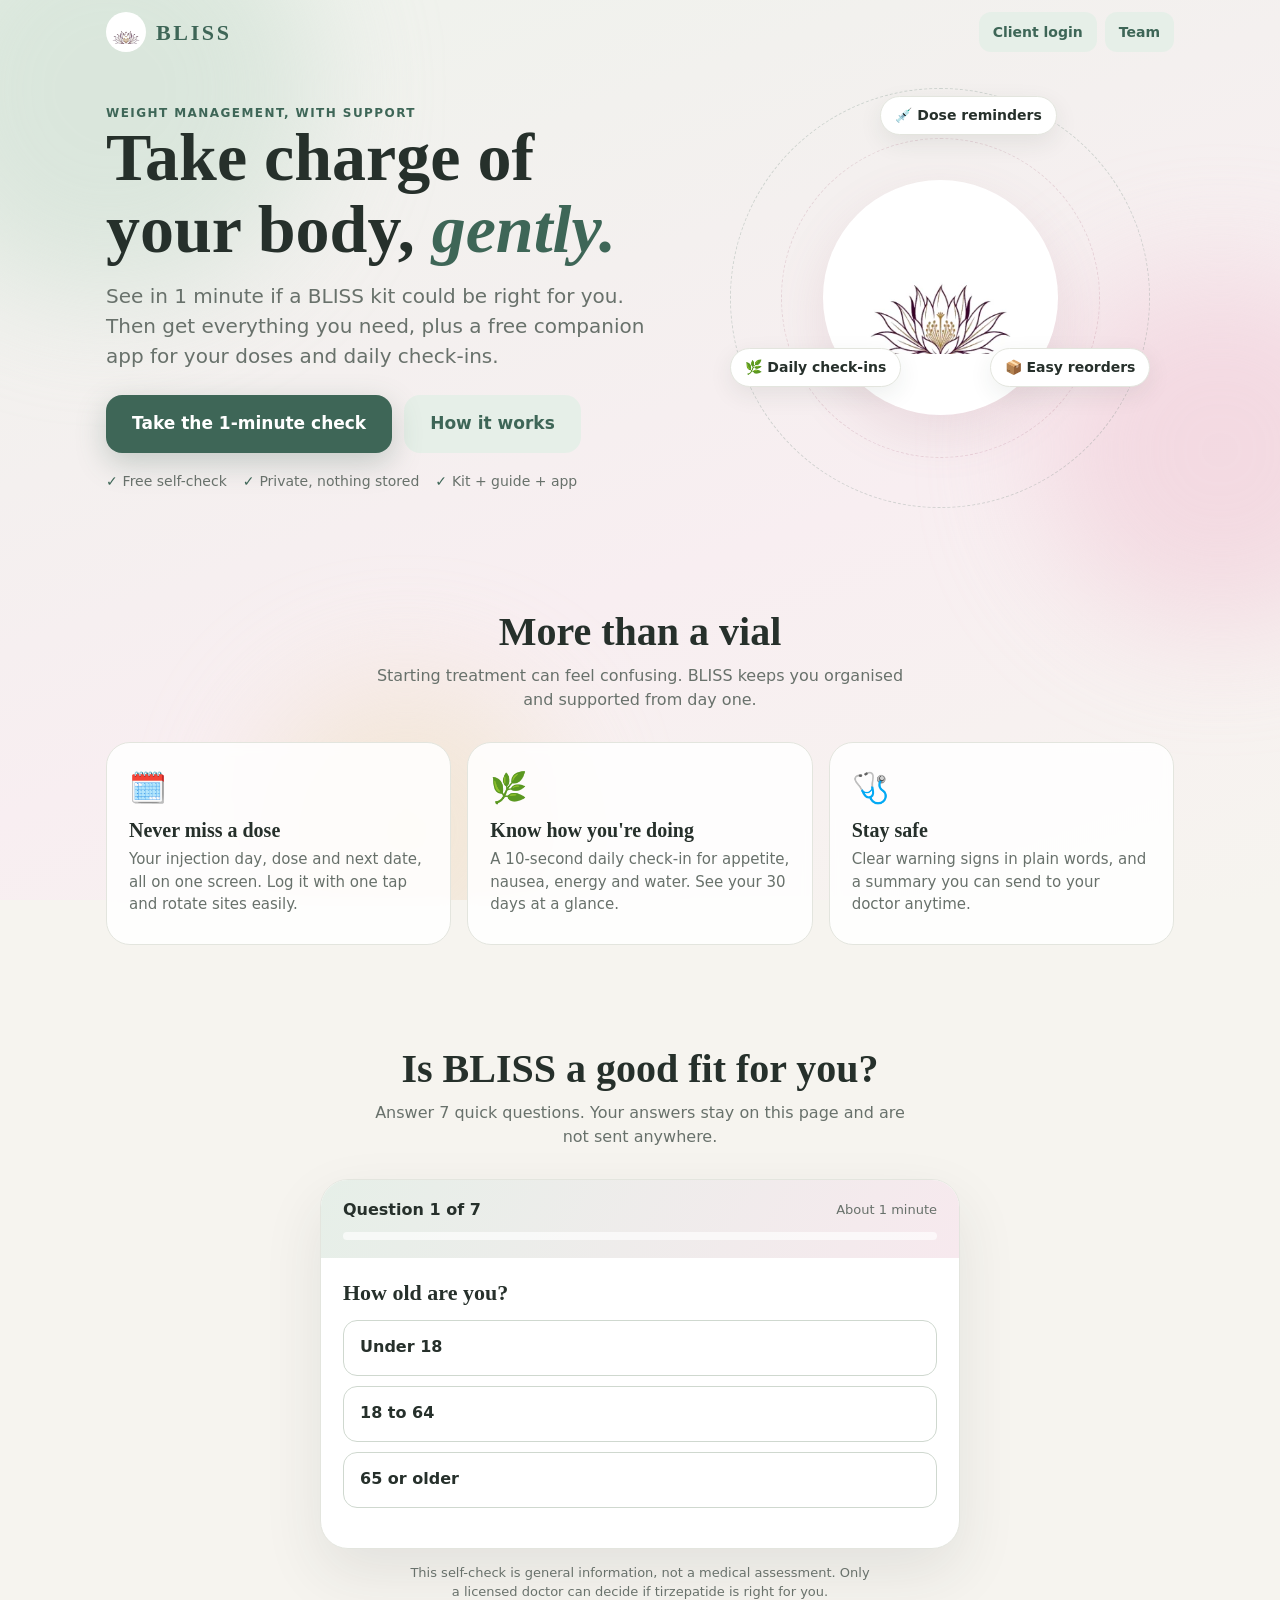
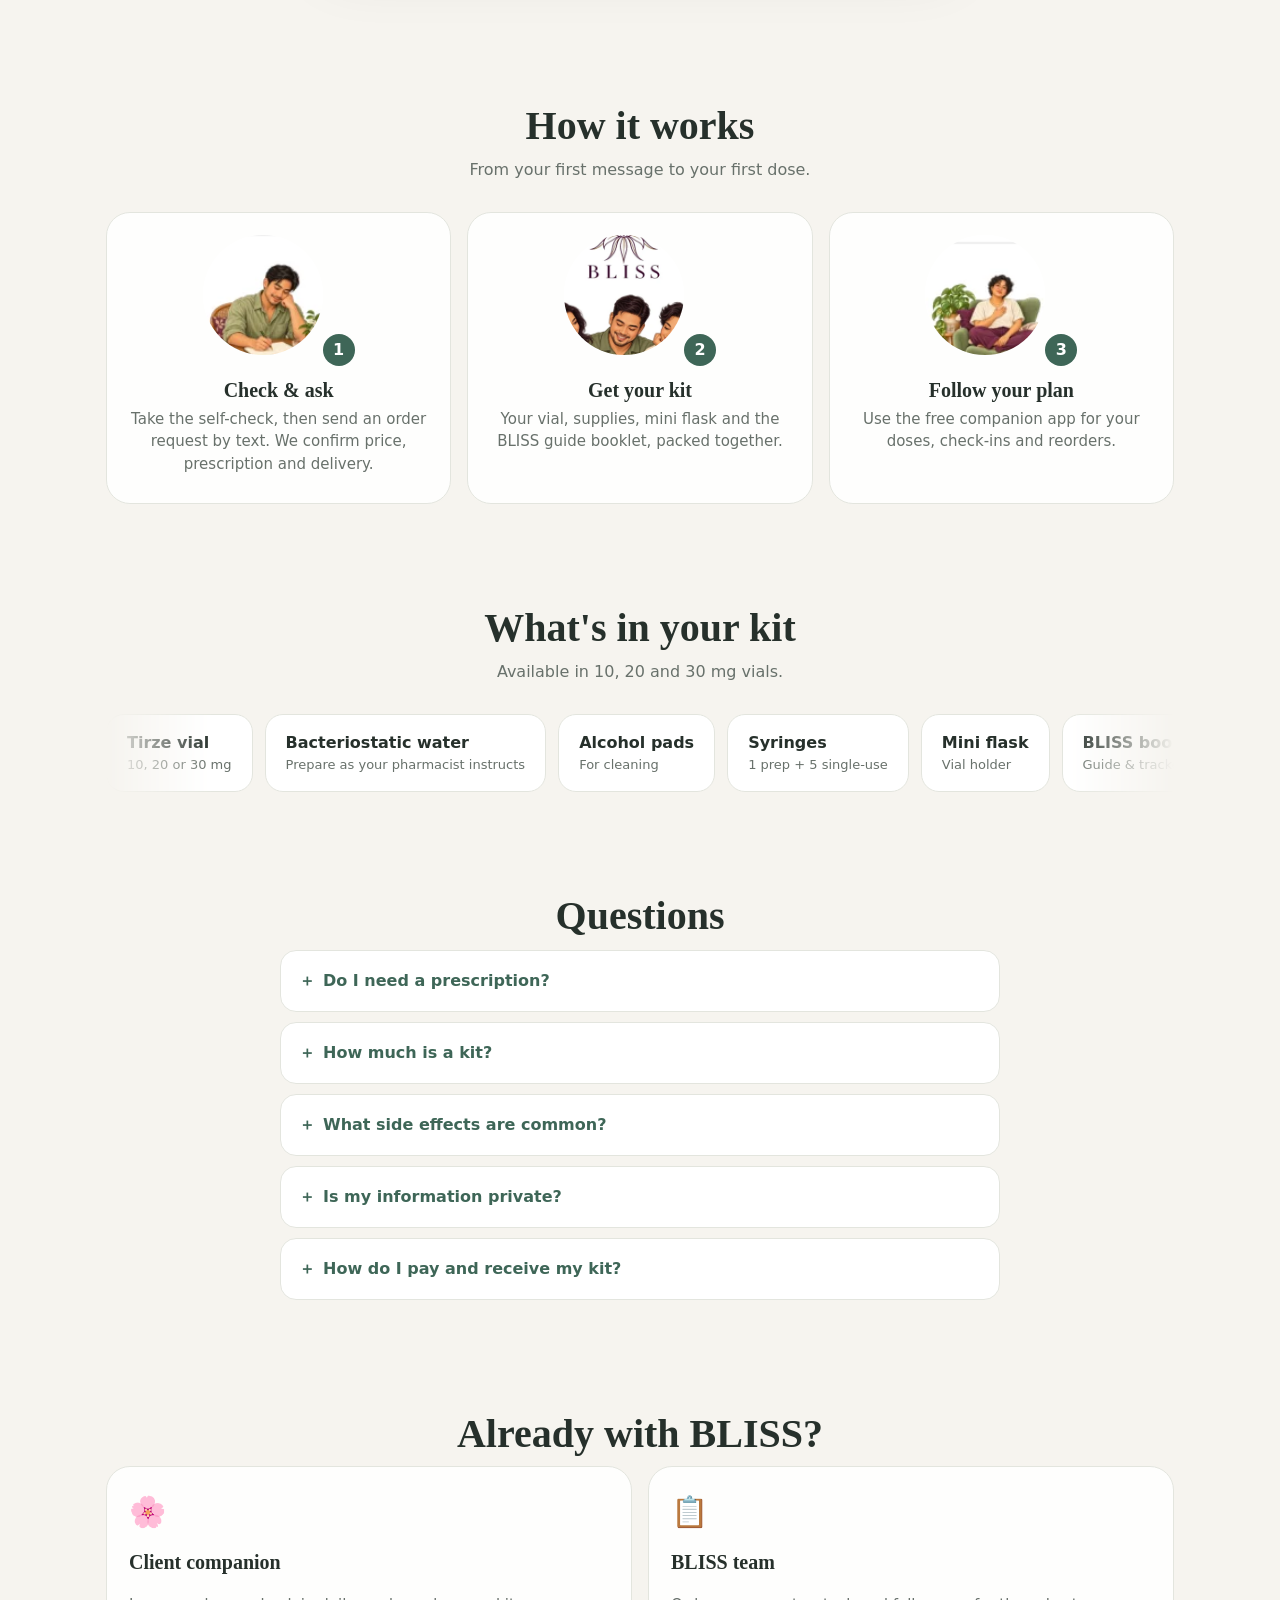
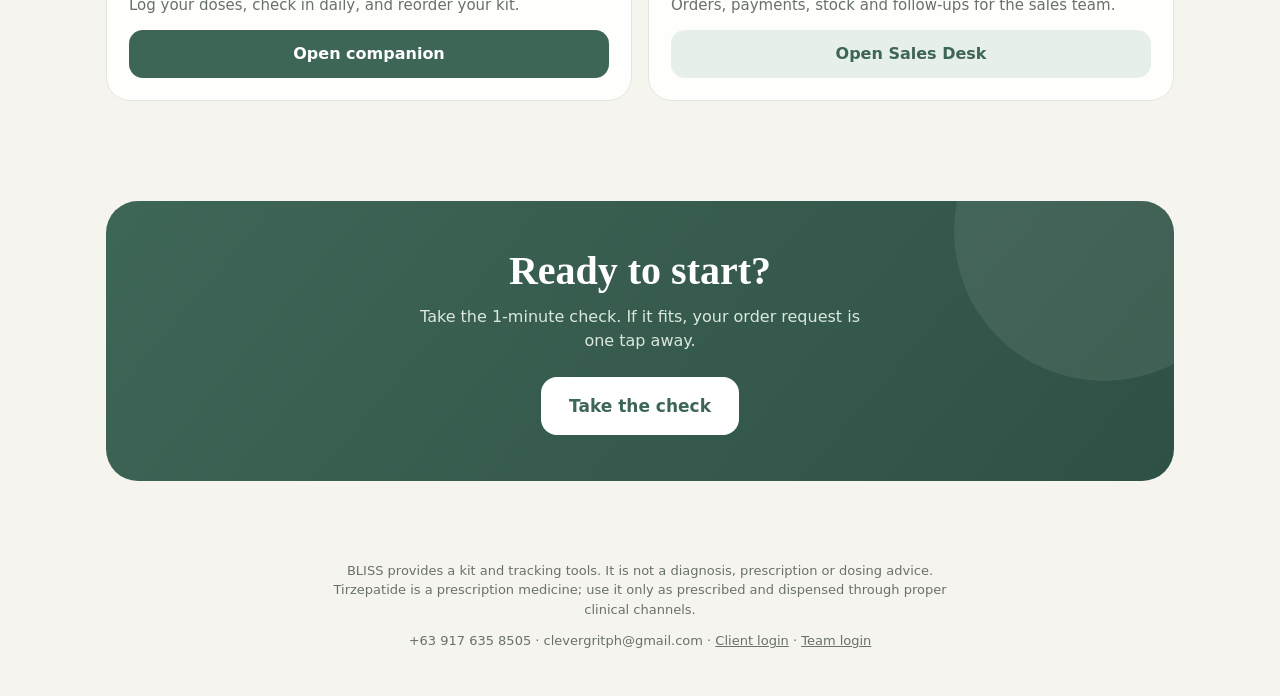
<file: index.html>
<!doctype html><html lang="en"><head><meta charset="utf-8"><meta name="viewport" content="width=device-width,initial-scale=1"><meta name="theme-color" content="#3e6657"><title>BLISS · Take charge of your body</title><meta name="description" content="Take the 1-minute BLISS self-check, then order your kit with a companion app for doses and daily check-ins."><link rel="icon" href="assets/flower.webp"><link rel="stylesheet" href="bliss.css?v=4"><style>
body{overflow-x:hidden;background:#f6f4ef;padding-bottom:84px}
@media(min-width:820px){body{padding-bottom:0}}
.sky{position:fixed;inset:0;z-index:-1;overflow:hidden;background:linear-gradient(160deg,#eef3ec,#f8eef1 60%,#f6f4ef)}
.blob{position:absolute;border-radius:50%;filter:blur(60px);opacity:.55;animation:drift 22s ease-in-out infinite alternate}
.b1{width:420px;height:420px;background:#c9ddcf;top:-120px;left:-100px}.b2{width:360px;height:360px;background:#f0c9d6;top:30%;right:-120px;animation-duration:26s;animation-delay:-6s}.b3{width:300px;height:300px;background:#efe0c4;bottom:-80px;left:20%;animation-duration:30s;animation-delay:-12s}
@keyframes drift{0%{transform:translate(0,0) scale(1)}50%{transform:translate(60px,40px) scale(1.12)}100%{transform:translate(-40px,80px) scale(.95)}}
.petal{position:fixed;top:-30px;width:14px;height:20px;background:radial-gradient(circle at 30% 30%,#f7d3df,#d895ac);border-radius:80% 0 80% 0;opacity:.6;z-index:0;pointer-events:none;animation:fall linear infinite}
@keyframes fall{0%{transform:translateY(-40px) rotate(0)}100%{transform:translateY(110vh) translateX(var(--sway)) rotate(540deg)}}
@keyframes spin{to{transform:rotate(360deg)}}
@keyframes up{from{opacity:0;transform:translateY(24px)}to{opacity:1;transform:none}}
nav.top{display:flex;justify-content:space-between;align-items:center;max-width:1100px;margin:0 auto;padding:12px 16px;position:relative;z-index:3;gap:8px}
nav.top .brand img{background:#fff;border-radius:50%;padding:3px}
.portal{display:flex;gap:8px}
.portal a{min-height:40px;padding:0 14px;font-size:14px;border-radius:12px}
@media(max-width:480px){.portal .hide-sm{display:none}}
/* hero */
.hero{max-width:1100px;margin:0 auto;padding:24px 16px 50px;display:grid;grid-template-columns:1.1fr .9fr;gap:30px;align-items:center;position:relative;z-index:1}
@media(max-width:820px){.hero{grid-template-columns:1fr;text-align:center;padding-top:6px}}
.hero h1{font-size:clamp(38px,6.5vw,68px);line-height:1.05}
.hero h1 em{color:var(--green)}
.lead{font-size:clamp(17px,2.2vw,20px);color:var(--muted);max-width:30em;margin:16px 0 24px}
@media(max-width:820px){.lead{margin:14px auto 22px}}
.ctas{display:flex;gap:12px;flex-wrap:wrap}@media(max-width:820px){.ctas{justify-content:center}}
.ctas .btn{min-height:58px;font-size:17px;padding:0 26px;border-radius:16px}
.btn.glow{box-shadow:0 10px 30px #3e665744;position:relative;overflow:hidden}
.btn.glow::after{content:"";position:absolute;inset:0;background:linear-gradient(110deg,transparent 30%,#ffffff55 50%,transparent 70%);transform:translateX(-100%);animation:shine 3.5s ease-in-out infinite 1.5s}
@keyframes shine{0%{transform:translateX(-100%)}40%,100%{transform:translateX(100%)}}
.trust{display:flex;gap:16px;flex-wrap:wrap;margin-top:18px;font-size:14px;color:var(--muted)}@media(max-width:820px){.trust{justify-content:center}}
.trust span::before{content:"✓ ";color:var(--green);font-weight:800}
.stage{position:relative;aspect-ratio:1;max-width:min(420px,78vw);width:100%;margin:0 auto}
.ring{position:absolute;inset:0;border-radius:50%;border:1.5px dashed #3e665733;animation:spin 60s linear infinite}.ring.r2{inset:12%;border-color:#a8607a33;animation-duration:45s;animation-direction:reverse}
.flower{position:absolute;inset:22%;width:56%;height:56%;object-fit:contain;object-position:center 75%;background:#fff;border-radius:50%;padding:4% 7% 12%;box-shadow:0 20px 50px #a8607a22;animation:bloom 1.6s cubic-bezier(.2,.9,.3,1.2) both,breathe 6s ease-in-out 1.6s infinite}
@keyframes bloom{from{transform:scale(.2) rotate(-90deg);opacity:0}to{transform:none;opacity:1}}
@keyframes breathe{0%,100%{transform:scale(1)}50%{transform:scale(1.05)}}
.orbit{position:absolute;inset:0;animation:spin 40s linear infinite}
.chip{position:absolute;background:#fff;border:1px solid var(--line);border-radius:999px;padding:8px 14px;font-weight:700;font-size:14px;box-shadow:0 8px 24px #2a3a3015;white-space:nowrap;animation:spin 40s linear infinite reverse}
@media(max-width:560px){.chip{font-size:12px;padding:6px 10px}}
.chip.c1{top:2%;left:50%;margin-left:-60px}.chip.c2{top:62%;left:0}.chip.c3{top:62%;right:0}
.hero .a{animation:up .9s cubic-bezier(.2,.8,.2,1) both}.hero .a1{animation-delay:.12s}.hero .a2{animation-delay:.24s}.hero .a3{animation-delay:.36s}.hero .a4{animation-delay:.48s}
.reveal{opacity:0;transform:translateY(24px);transition:opacity .8s,transform .8s cubic-bezier(.2,.8,.2,1)}.reveal.in{opacity:1;transform:none}.d1{transition-delay:.12s}.d2{transition-delay:.24s}
section.s{max-width:1100px;margin:0 auto;padding:50px 16px;position:relative;z-index:1}
.s h2{font-size:clamp(28px,4vw,40px);text-align:center;margin-bottom:8px}
.s .sub{text-align:center;color:var(--muted);max-width:34em;margin:0 auto 30px}
.grid3{display:grid;grid-template-columns:repeat(3,1fr);gap:16px}@media(max-width:820px){.grid3{grid-template-columns:1fr}}
.tile{background:#ffffffd9;backdrop-filter:blur(6px);border:1px solid var(--line);border-radius:24px;padding:22px;transition:transform .3s,box-shadow .3s}
.tile:hover{transform:translateY(-5px);box-shadow:0 18px 40px #2a3a3018}
.tile .ic{font-size:30px}.tile h3{margin:8px 0 6px;font-size:20px}.tile p{color:var(--muted);font-size:15px}
.steps .tile{text-align:center}.steps img{width:120px;height:120px;object-fit:cover;object-position:center bottom;border-radius:50%;background:#fff;mix-blend-mode:multiply}
.n{display:inline-flex;width:32px;height:32px;border-radius:50%;background:var(--green);color:#fff;align-items:center;justify-content:center;font-weight:800;margin:8px 0 4px}
/* quiz */
#check{scroll-margin-top:10px}
.quiz{max-width:640px;margin:0 auto;background:#fff;border:1px solid var(--line);border-radius:28px;box-shadow:0 24px 60px #2a3a3018;overflow:hidden}
.qhead{padding:18px 22px;background:linear-gradient(120deg,#e6efe8,#f7e9ee)}
.prog{height:8px;background:#ffffffaa;border-radius:9px;overflow:hidden;margin-top:10px}.prog i{display:block;height:100%;width:0;background:var(--green);border-radius:9px;transition:width .4s}
.qbody{padding:22px}
.qstep{display:none;animation:up .45s both}.qstep.on{display:block}
.qstep h3{font-size:22px;margin-bottom:6px}
.opts{display:grid;gap:10px;margin-top:14px}
.opts button{justify-content:flex-start;text-align:left;background:#fff;color:var(--ink);border:1.5px solid #cfd8cf;min-height:56px;padding:12px 16px;line-height:1.3}
.opts button:hover{background:var(--green-l)}
.opts button.on{background:var(--green-l);border-color:var(--green);color:var(--green-d)}
.opts.multi button::before{content:"";width:20px;height:20px;border:2px solid #b9c6bb;border-radius:6px;margin-right:10px;flex-shrink:0}
.opts.multi button.on::before{background:var(--green);border-color:var(--green);box-shadow:inset 0 0 0 3px #fff}
.qnav{display:flex;gap:10px;margin-top:18px}.qnav button{flex:1}
.result{text-align:center}.result .badge{display:inline-block;font-weight:800;border-radius:999px;padding:6px 14px;font-size:14px;margin-bottom:10px}
.badge.good{background:#dfeee3;color:#24533a}.badge.doc{background:#f7f0e2;color:#7a5c22}.badge.stop{background:var(--red-l);color:var(--red)}
.result ul{text-align:left}
.bmi{font-size:15px;color:var(--muted);margin:6px 0 0}
/* kit marquee */
.kitrow{display:flex;gap:12px;overflow:hidden;mask-image:linear-gradient(90deg,transparent,#000 10%,#000 90%,transparent)}
.track{display:flex;gap:12px;animation:marquee 28s linear infinite;flex-shrink:0}.kitrow:hover .track{animation-play-state:paused}
@keyframes marquee{to{transform:translateX(calc(-100% - 12px))}}
.item{background:#fff;border:1px solid var(--line);border-radius:18px;padding:16px 20px;white-space:nowrap;font-weight:700}.item span{display:block;font-weight:400;font-size:13px;color:var(--muted)}
.faq{max-width:720px;margin:0 auto}.faq details{background:#fff;border:1px solid var(--line);border-radius:16px;padding:14px 18px;margin:10px 0}
.faq p{color:var(--muted);margin-top:6px}
.portalcards .tile{display:flex;flex-direction:column;gap:8px}
.final{background:linear-gradient(130deg,#3e6657,#2f5145);color:#fff;border-radius:32px;padding:46px 22px;text-align:center;overflow:hidden;position:relative}
.final h2{color:#fff}.final p{color:#dbe8df;margin:10px auto 24px;max-width:28em}
.final .btn{background:#fff;color:var(--green);min-height:58px;font-size:17px;padding:0 28px;border-radius:16px}
.final::before{content:"";position:absolute;width:300px;height:300px;border-radius:50%;background:#ffffff14;top:-120px;right:-80px;animation:drift 18s ease-in-out infinite alternate}
.sticky{position:fixed;left:0;right:0;bottom:0;z-index:40;padding:10px 14px calc(10px + env(safe-area-inset-bottom));background:#ffffffee;backdrop-filter:blur(8px);border-top:1px solid var(--line);transform:translateY(110%);transition:transform .35s}
.sticky.show{transform:none}.sticky .btn{width:100%;min-height:54px;font-size:17px}
@media(min-width:820px){.sticky{display:none}}
footer{text-align:center;color:var(--muted);font-size:13px;padding:24px 16px 40px;max-width:680px;margin:0 auto;position:relative;z-index:1}footer a{color:var(--muted)}
@media(prefers-reduced-motion:reduce){*,*::before,*::after{animation:none!important;transition:none!important}.reveal{opacity:1;transform:none}.petal{display:none}}
</style></head><body>
<div class="sky"><div class="blob b1"></div><div class="blob b2"></div><div class="blob b3"></div></div>

<nav class="top"><a class="brand" href="#"><img src="assets/flower.webp" alt=""><span>BLISS</span></a>
 <div class="portal"><a class="btn ghost" href="companion.html">Client login</a><a class="btn ghost hide-sm" href="sales-desk.html">Team</a></div></nav>

<header class="hero">
 <div>
  <div class="eyebrow a">Weight management, with support</div>
  <h1 class="a a1">Take charge of<br>your body, <em>gently.</em></h1>
  <p class="lead a a2">See in 1 minute if a BLISS kit could be right for you. Then get everything you need, plus a free companion app for your doses and daily check-ins.</p>
  <div class="ctas a a3"><a class="btn glow" href="#check">Take the 1-minute check</a><a class="btn ghost" href="#how">How it works</a></div>
  <div class="trust a a4"><span>Free self-check</span><span>Private, nothing stored</span><span>Kit + guide + app</span></div>
 </div>
 <div class="stage a a2" aria-hidden="true"><div class="ring"></div><div class="ring r2"></div><img class="flower" src="assets/flower.webp" alt="">
  <div class="orbit"><span class="chip c1">💉 Dose reminders</span><span class="chip c2">🌿 Daily check-ins</span><span class="chip c3">📦 Easy reorders</span></div></div>
</header>

<section class="s" id="why">
 <h2 class="reveal">More than a vial</h2>
 <p class="sub reveal d1">Starting treatment can feel confusing. BLISS keeps you organised and supported from day one.</p>
 <div class="grid3">
  <div class="tile reveal"><div class="ic">🗓️</div><h3>Never miss a dose</h3><p>Your injection day, dose and next date, all on one screen. Log it with one tap and rotate sites easily.</p></div>
  <div class="tile reveal d1"><div class="ic">🌿</div><h3>Know how you're doing</h3><p>A 10-second daily check-in for appetite, nausea, energy and water. See your 30 days at a glance.</p></div>
  <div class="tile reveal d2"><div class="ic">🩺</div><h3>Stay safe</h3><p>Clear warning signs in plain words, and a summary you can send to your doctor anytime.</p></div>
 </div>
</section>

<section class="s" id="check">
 <h2 class="reveal">Is BLISS a good fit for you?</h2>
 <p class="sub reveal d1">Answer 7 quick questions. Your answers stay on this page and are not sent anywhere.</p>
 <div class="quiz reveal d2">
  <div class="qhead"><div class="row between"><b id="qLabel">Question 1 of 7</b><span class="small muted">About 1 minute</span></div><div class="prog"><i id="qProg"></i></div></div>
  <div class="qbody">
   <div class="qstep on" data-step="age"><h3>How old are you?</h3><div class="opts" data-q="age"><button data-v="u18">Under 18</button><button data-v="18-64">18 to 64</button><button data-v="65">65 or older</button></div></div>
   <div class="qstep" data-step="preg"><h3>Are you pregnant, breastfeeding, or planning a pregnancy soon?</h3><div class="opts" data-q="preg"><button data-v="yes">Yes</button><button data-v="no">No / not applicable</button></div></div>
   <div class="qstep" data-step="body"><h3>Your height and weight</h3><p class="muted small">Used only to work out your BMI on this page.</p>
    <div class="grid2" style="margin-top:8px"><label class="f">Height (cm)<input id="qH" type="number" inputmode="decimal" placeholder="e.g. 158"></label><label class="f">Weight (kg)<input id="qW" type="number" inputmode="decimal" placeholder="e.g. 80"></label></div><p class="bmi" id="bmiOut"></p></div>
   <div class="qstep" data-step="cond"><h3>Do you have any of these?</h3><p class="muted small">Tick all that apply.</p><div class="opts multi" data-q="cond" data-multi="1"><button data-v="bp">High blood pressure</button><button data-v="sugar">Prediabetes or type 2 diabetes</button><button data-v="chol">High cholesterol</button><button data-v="apnea">Sleep apnea (snoring, stop breathing in sleep)</button><button data-v="heart">Heart disease</button><button data-v="none" data-none="1">None of these</button></div></div>
   <div class="qstep" data-step="flags"><h3>Have you ever had any of these?</h3><p class="muted small">Tick all that apply. Please be honest, this is for your safety.</p><div class="opts multi" data-q="flags" data-multi="1"><button data-v="mtc">Medullary thyroid cancer or MEN2 (you or family)</button><button data-v="panc">Pancreatitis (inflamed pancreas)</button><button data-v="t1">Type 1 diabetes</button><button data-v="gi">Severe stomach or bowel disease (e.g. gastroparesis)</button><button data-v="allergy">Serious allergy to tirzepatide or similar medicines</button><button data-v="none" data-none="1">None of these</button></div></div>
   <div class="qstep" data-step="meds"><h3>Do you take any of these?</h3><p class="muted small">Tick all that apply.</p><div class="opts multi" data-q="meds" data-multi="1"><button data-v="insulin">Insulin or diabetes pills (e.g. glimepiride, gliclazide)</button><button data-v="pill">Birth-control pills</button><button data-v="gallkid">I have gallbladder or kidney problems</button><button data-v="eyes">I have diabetic eye disease</button><button data-v="none" data-none="1">None of these</button></div></div>
   <div class="qstep" data-step="rx"><h3>Has a doctor prescribed tirzepatide for you?</h3><div class="opts" data-q="rx"><button data-v="yes">Yes, I have a prescription</button><button data-v="talk">Not yet, but I'm seeing a doctor about it</button><button data-v="no">No</button></div></div>
   <div class="qstep" data-step="result"><div class="result" id="result"></div></div>
   <div class="qnav" id="qnav"><button class="ghost" id="qBack">Back</button><button id="qNext">Next</button></div>
  </div>
 </div>
 <p class="small muted reveal" style="text-align:center;max-width:36em;margin:14px auto 0">This self-check is general information, not a medical assessment. Only a licensed doctor can decide if tirzepatide is right for you.</p>
</section>

<section class="s" id="how">
 <h2 class="reveal">How it works</h2>
 <p class="sub reveal d1">From your first message to your first dose.</p>
 <div class="grid3 steps">
  <div class="tile reveal"><img src="assets/journal.webp" alt=""><div class="n">1</div><h3>Check &amp; ask</h3><p>Take the self-check, then send an order request by text. We confirm price, prescription and delivery.</p></div>
  <div class="tile reveal d1"><img src="assets/friends.webp" alt=""><div class="n">2</div><h3>Get your kit</h3><p>Your vial, supplies, mini flask and the BLISS guide booklet, packed together.</p></div>
  <div class="tile reveal d2"><img src="assets/rest.webp" alt=""><div class="n">3</div><h3>Follow your plan</h3><p>Use the free companion app for your doses, check-ins and reorders.</p></div>
 </div>
</section>

<section class="s">
 <h2 class="reveal">What's in your kit</h2>
 <p class="sub reveal d1">Available in 10, 20 and 30 mg vials.</p>
 <div class="kitrow reveal d2">
  <div class="track"><div class="item">Tirze vial<span>10, 20 or 30 mg</span></div><div class="item">Bacteriostatic water<span>Prepare as your pharmacist instructs</span></div><div class="item">Alcohol pads<span>For cleaning</span></div><div class="item">Syringes<span>1 prep + 5 single-use</span></div><div class="item">Mini flask<span>Vial holder</span></div><div class="item">BLISS booklet<span>Guide &amp; tracker</span></div><div class="item">Companion app<span>Free with every kit</span></div></div>
  <div class="track" aria-hidden="true"><div class="item">Tirze vial<span>10, 20 or 30 mg</span></div><div class="item">Bacteriostatic water<span>Prepare as your pharmacist instructs</span></div><div class="item">Alcohol pads<span>For cleaning</span></div><div class="item">Syringes<span>1 prep + 5 single-use</span></div><div class="item">Mini flask<span>Vial holder</span></div><div class="item">BLISS booklet<span>Guide &amp; tracker</span></div><div class="item">Companion app<span>Free with every kit</span></div></div>
 </div>
</section>

<section class="s">
 <h2 class="reveal">Questions</h2>
 <div class="faq">
  <details class="reveal"><summary>Do I need a prescription?</summary><p>Yes. Tirzepatide is a prescription medicine. We ask about your prescription before confirming any order, and the dose you use must be the one your doctor prescribed.</p></details>
  <details class="reveal"><summary>How much is a kit?</summary><p>Prices depend on the vial strength. Send an order request and we'll reply with the exact price, payment options and delivery to your area.</p></details>
  <details class="reveal"><summary>What side effects are common?</summary><p>Nausea, diarrhea, constipation, less appetite and heartburn are common, especially early on or after a dose increase. The companion app lists warning signs that need a doctor right away.</p></details>
  <details class="reveal"><summary>Is my information private?</summary><p>Yes. The self-check runs only on this page. Your health journal in the companion app stays on your own phone and is never sent to BLISS.</p></details>
  <details class="reveal"><summary>How do I pay and receive my kit?</summary><p>After you send your request, we message you to confirm details, payment and delivery or pick-up.</p></details>
 </div>
</section>

<section class="s portalcards">
 <h2 class="reveal">Already with BLISS?</h2>
 <div class="grid3" style="grid-template-columns:repeat(auto-fit,minmax(260px,1fr))">
  <div class="tile reveal"><div class="ic">🌸</div><h3>Client companion</h3><p>Log your doses, check in daily, and reorder your kit.</p><a class="btn" href="companion.html">Open companion</a></div>
  <div class="tile reveal d1"><div class="ic">📋</div><h3>BLISS team</h3><p>Orders, payments, stock and follow-ups for the sales team.</p><a class="btn ghost" href="sales-desk.html">Open Sales Desk</a></div>
 </div>
</section>

<section class="s"><div class="final reveal"><h2>Ready to start?</h2><p>Take the 1-minute check. If it fits, your order request is one tap away.</p><div class="ctas" style="justify-content:center"><a class="btn" href="#check">Take the check</a></div></div></section>

<footer>
 <p>BLISS provides a kit and tracking tools. It is not a diagnosis, prescription or dosing advice. Tirzepatide is a prescription medicine; use it only as prescribed and dispensed through proper clinical channels.</p>
 <p style="margin-top:12px">+63 917 635 8505 · clevergritph@gmail.com · <a href="companion.html">Client login</a> · <a href="sales-desk.html">Team login</a></p>
</footer>

<div class="sticky" id="sticky"><a class="btn glow" href="#check">Take the 1-minute check</a></div>

<script>
const $=id=>document.getElementById(id);
// reveal + petals
const io=new IntersectionObserver(es=>es.forEach(e=>{if(e.isIntersecting){e.target.classList.add('in');io.unobserve(e.target)}}),{threshold:.12});
document.querySelectorAll('.reveal').forEach(el=>io.observe(el));
if(!matchMedia('(prefers-reduced-motion: reduce)').matches){for(let i=0;i<10;i++){const p=document.createElement('div');p.className='petal';p.style.left=Math.random()*100+'vw';p.style.setProperty('--sway',(Math.random()*160-80)+'px');p.style.animationDuration=(10+Math.random()*12)+'s';p.style.animationDelay=(-Math.random()*20)+'s';document.body.appendChild(p)}}
// sticky CTA: show after hero, hide when the quiz is on screen
const sticky=$('sticky');let pastHero=false,quizVisible=false;const upd=()=>sticky.classList.toggle('show',pastHero&&!quizVisible);
new IntersectionObserver(e=>{pastHero=!e[0].isIntersecting;upd()}).observe(document.querySelector('.hero'));
new IntersectionObserver(e=>{quizVisible=e[0].isIntersecting;upd()},{threshold:.1}).observe($('check'));

// ---------- self-check
const steps=[...document.querySelectorAll('.qstep')],total=steps.length-1;let cur=0;const ans={cond:[],flags:[],meds:[]};
document.querySelectorAll('.opts').forEach(box=>box.addEventListener('click',e=>{const b=e.target.closest('button');if(!b)return;const q=box.dataset.q;
 if(box.dataset.multi){if(b.dataset.none){box.querySelectorAll('button').forEach(x=>x.classList.toggle('on',x===b))}else{box.querySelector('[data-none]').classList.remove('on');b.classList.toggle('on')}ans[q]=[...box.querySelectorAll('button.on')].map(x=>x.dataset.v).filter(v=>v!=='none');ans[q+'Done']=box.querySelectorAll('button.on').length>0}
 else{box.querySelectorAll('button').forEach(x=>x.classList.toggle('on',x===b));ans[q]=b.dataset.v;setTimeout(next,220)}}));
function bmi(){const h=+$('qH').value/100,w=+$('qW').value;return h>1&&w>20?w/(h*h):null}
['qH','qW'].forEach(id=>$(id).addEventListener('input',()=>{const b=bmi();$('bmiOut').textContent=b?'Your BMI is about '+b.toFixed(1):''}));
function valid(){const s=steps[cur].dataset.step;
 if(['age','preg','rx'].includes(s))return !!ans[s]||'Please choose an answer';
 if(s==='body')return !!bmi()||'Please enter your height and weight';
 if(['cond','flags','meds'].includes(s))return !!ans[s+'Done']||'Tick at least one, or "None of these"';return true}
function show(){steps.forEach((x,i)=>x.classList.toggle('on',i===cur));const done=cur>=total;$('qLabel').textContent=done?'Your result':'Question '+(cur+1)+' of '+total;$('qProg').style.width=(done?100:cur/total*100)+'%';$('qBack').hidden=cur===0;$('qNext').hidden=done||['age','preg','rx'].includes(steps[cur].dataset.step);$('qnav').hidden=false;if(done)$('qBack').textContent='Start over';else $('qBack').textContent='Back'}
function next(){const v=valid();if(v!==true){toast(v);return}
 if(steps[cur].dataset.step==='age'&&ans.age==='u18'){cur=total;render('minor');return}
 if(steps[cur].dataset.step==='preg'&&ans.preg==='yes'){cur=total;render('preg');return}
 cur++;if(cur>=total)render();else show();$('check').scrollIntoView({behavior:'smooth',block:'start'})}
$('qNext').onclick=next;
$('qBack').onclick=()=>{if(cur>=total){reset();return}cur=Math.max(0,cur-1);show()};
function reset(){cur=0;Object.keys(ans).forEach(k=>delete ans[k]);ans.cond=[];ans.flags=[];ans.meds=[];document.querySelectorAll('.opts button.on').forEach(b=>b.classList.remove('on'));$('qH').value='';$('qW').value='';$('bmiOut').textContent='';show()}
let tt;function toast(m){let t=$('toast');if(!t){t=document.createElement('div');t.id='toast';t.className='toast';document.body.appendChild(t)}t.textContent=m;t.classList.add('show');clearTimeout(tt);tt=setTimeout(()=>t.classList.remove('show'),2400)}
const LABEL={bp:'high blood pressure',sugar:'prediabetes / type 2 diabetes',chol:'high cholesterol',apnea:'sleep apnea',heart:'heart disease',insulin:'insulin or diabetes pills',pill:'birth-control pills',gallkid:'gallbladder or kidney problems',eyes:'diabetic eye disease'};
function summaryText(r){const b=bmi();return `BLISS self-check (${new Date().toLocaleDateString()})\nResult: ${r}\nAge: ${ans.age||'—'}\nBMI: ${b?b.toFixed(1):'—'}\nConditions: ${ans.cond.map(x=>LABEL[x]).join(', ')||'none'}\nMedicines / other: ${ans.meds.map(x=>LABEL[x]).join(', ')||'none'}\nPrescription: ${({yes:'yes',talk:'seeing a doctor',no:'no'})[ans.rx]||'—'}`}
async function copySummary(r){try{await navigator.clipboard.writeText(summaryText(r));toast('Copied. Show it to your doctor ✓')}catch(e){prompt('Copy this:',summaryText(r))}}
function goOrder(r){try{sessionStorage.setItem('bliss-open','order');sessionStorage.setItem('bliss-note','Self-check: '+r+(bmi()?', BMI '+bmi().toFixed(1):'')+(ans.rx==='yes'?', has prescription':''))}catch(e){}location.href='companion.html#order'}
function render(force){steps.forEach((x,i)=>x.classList.toggle('on',i===total));const R=$('result');const b=bmi();let html;
 const stop=(title,why)=>`<span class="badge stop">Please don't start on your own</span><h3>${title}</h3><p class="muted">${why}</p><p class="muted small" style="margin-top:10px">Please speak with a licensed doctor about safe options for you.</p><div class="ctas" style="justify-content:center;margin-top:16px"><a class="btn ghost" href="sms:+639176358505">Text us a question</a></div>`;
 if(force==='minor')html=stop('BLISS is for adults 18 and over.','Weight treatment for young people needs a specialist doctor.');
 else if(force==='preg')html=stop('Not during pregnancy or breastfeeding.','Tirzepatide should not be used during pregnancy. If you are planning one, talk to your doctor first.');
 else if(ans.flags.length)html=stop('One of your answers needs a doctor first.','Tirzepatide may not be safe with a history of '+ans.flags.map(f=>({mtc:'medullary thyroid cancer or MEN2',panc:'pancreatitis',t1:'type 1 diabetes',gi:'severe stomach or bowel disease',allergy:'a serious reaction to similar medicines'})[f]).join(', ')+'.');
 else{const hasCond=ans.cond.length>0,fits=b>=30||(b>=27&&hasCond),cautions=[];
  if(ans.age==='65')cautions.push('You are 65 or older. Your doctor may want to check you more closely.');
  if(ans.meds.includes('insulin'))cautions.push('With insulin or diabetes pills, your blood sugar can drop too low. Your doctor may adjust them.');
  if(ans.meds.includes('pill'))cautions.push('Birth-control pills may work less well for 4 weeks after starting and after each dose increase. Use a backup method.');
  if(ans.meds.includes('gallkid'))cautions.push('Tell your doctor about your gallbladder or kidney problems.');
  if(ans.meds.includes('eyes'))cautions.push('Ask your doctor to watch your eyes if you have diabetic eye disease.');
  const cl=cautions.length?`<div style="text-align:left;margin-top:14px"><b>Mention these to your doctor:</b><ul class="small">${cautions.map(c=>'<li>'+c+'</li>').join('')}</ul></div>`:'';
  if(!fits){html=`<span class="badge doc">Talk to a doctor first</span><h3>Tirzepatide may not be the right match yet.</h3><p class="muted">Your BMI is about ${b.toFixed(1)}. For weight management, it is usually prescribed at a BMI of 30 or more, or 27 or more with a weight-related condition like high blood pressure or prediabetes.</p><p class="muted small" style="margin-top:8px">A doctor can suggest the best plan for you. You can still use our free companion app to track healthy habits.</p>${cl}<div class="ctas" style="justify-content:center;margin-top:16px"><button class="ghost" onclick="copySummary('talk to a doctor first')">Copy my answers for a doctor</button><a class="btn ghost" href="sms:+639176358505">Text us a question</a></div>`}
  else if(ans.rx==='yes'){html=`<span class="badge good">Looks like a good fit 🌸</span><h3>You're ready to order your kit.</h3><p class="muted">Your BMI is about ${b.toFixed(1)}${hasCond?' and you have a weight-related condition':''}, and you have a prescription. Your BLISS kit comes with the guide booklet and free companion app.</p>${cl}<div class="ctas" style="justify-content:center;margin-top:18px"><button class="big glow" onclick="goOrder('good fit')">Order my kit →</button></div><p class="small muted" style="margin-top:10px">Takes 1 minute. We'll confirm price, prescription and delivery by text.</p>`}
  else{html=`<span class="badge doc">Possible fit · prescription needed</span><h3>You may qualify. Next step: a doctor's prescription.</h3><p class="muted">Your BMI is about ${b.toFixed(1)}${hasCond?' and you have a weight-related condition':''}. That is in the range where doctors often consider tirzepatide. Bring your answers to your appointment.</p>${cl}<div class="ctas" style="justify-content:center;margin-top:16px"><button onclick="copySummary('possible fit, needs prescription')">Copy my answers for my doctor</button>${ans.rx==='talk'?`<button class="ghost" onclick="goOrder('possible fit, seeing a doctor')">Reserve a kit</button>`:''}</div><p class="small muted" style="margin-top:10px">Once you have your prescription, come back and order in one tap.</p>`}}
 R.innerHTML=html;cur=total;show();$('qnav').hidden=false;$('qNext').hidden=true;$('qBack').textContent='Start over'}
show();
</script>
</body></html>
</file>
<file: bliss.css>
:root{--bg:#f6f4ef;--card:#fff;--ink:#26302b;--muted:#68716b;--green:#3e6657;--green-d:#2f5145;--green-l:#e6efe8;--pink:#f7e9ee;--rose:#a8607a;--line:#e3e5de;--red:#a8424f;--red-l:#fbeef0;--gold-l:#f7f0e2;--r:18px}
*{box-sizing:border-box}html{-webkit-text-size-adjust:100%}
body{margin:0;background:var(--bg);color:var(--ink);font:16px/1.5 system-ui,-apple-system,"Segoe UI",Roboto,sans-serif}
h1,h2,h3{font-family:Georgia,"Times New Roman",serif;line-height:1.2;margin:0}
h2{font-size:22px}h3{font-size:18px}
p{margin:.4em 0}
.muted{color:var(--muted)}.small{font-size:13px}
.wrap{max-width:760px;margin:0 auto;padding:16px 16px 110px}
.wide{max-width:1100px}
.card{background:var(--card);border:1px solid var(--line);border-radius:var(--r);padding:20px;margin:14px 0}
.card.soft{background:var(--green-l);border-color:#d5e2d8}
.card.pink{background:var(--pink);border-color:#efd7df}
.card.alert{background:var(--red-l);border-color:#efcfd4}
.row{display:flex;align-items:center;gap:10px;flex-wrap:wrap}
.between{justify-content:space-between}
.grid2{display:grid;grid-template-columns:1fr 1fr;gap:12px}
@media(max-width:560px){.grid2{grid-template-columns:1fr}}
button,.btn{font:600 16px/1 system-ui,sans-serif;min-height:48px;padding:0 20px;border-radius:14px;border:0;background:var(--green);color:#fff;cursor:pointer;display:inline-flex;align-items:center;justify-content:center;gap:8px;text-decoration:none}
button:hover,.btn:hover{background:var(--green-d)}
button:disabled{opacity:.5;cursor:not-allowed}
button.ghost,.btn.ghost{background:var(--green-l);color:var(--green)}
button.ghost:hover{background:#d7e6db}
button.link{background:none;color:var(--green);padding:0 4px;min-height:36px;text-decoration:underline;font-weight:600}
button.danger{background:var(--red)}
button.block,.btn.block{width:100%}
button.big{min-height:60px;font-size:18px;border-radius:16px}
button.sm{min-height:38px;padding:0 14px;font-size:14px;border-radius:11px}
:focus-visible{outline:3px solid #9cc3ad;outline-offset:2px}
label.f{display:flex;flex-direction:column;gap:6px;font-weight:600;font-size:14px;color:#4c5a51;margin:12px 0}
input,select,textarea{font:inherit;font-size:16px;width:100%;min-height:48px;padding:10px 14px;border-radius:12px;border:1.5px solid #cfd8cf;background:#fff;color:var(--ink)}
textarea{min-height:90px;resize:vertical}
input:focus,select:focus,textarea:focus{border-color:var(--green);outline:none}
.chips{display:flex;gap:8px;flex-wrap:wrap}
.chips button{flex:1 1 0;min-width:64px;background:#fff;color:var(--ink);border:1.5px solid #cfd8cf;font-weight:600;padding:0 10px}
.chips button:hover{background:var(--green-l)}
.chips button.on{background:var(--green);border-color:var(--green);color:#fff}
.stepper{display:flex;align-items:center;gap:10px}
.stepper button{width:52px;padding:0;font-size:24px}
.stepper output{min-width:52px;text-align:center;font-size:24px;font-weight:700}
.eyebrow{font-size:12px;letter-spacing:.12em;text-transform:uppercase;color:var(--green);font-weight:800}
.stat{background:#fff;border:1px solid var(--line);border-radius:16px;padding:14px}
.stat b{display:block;font-size:22px;color:var(--green);margin-top:4px}
.stats{display:grid;grid-template-columns:repeat(4,1fr);gap:10px}
@media(max-width:640px){.stats{grid-template-columns:1fr 1fr}}
details{border-top:1px solid var(--line);padding:12px 0}
details>summary{cursor:pointer;font-weight:600;color:var(--green);list-style:none;min-height:32px;display:flex;align-items:center}
details>summary::before{content:"＋";margin-right:8px}
details[open]>summary::before{content:"－"}
ul{padding-left:20px}li{margin:6px 0}
.toast{position:fixed;left:50%;bottom:96px;transform:translateX(-50%) translateY(20px);background:#26302b;color:#fff;padding:12px 20px;border-radius:999px;font-weight:600;opacity:0;pointer-events:none;transition:.25s;z-index:200;max-width:90vw;text-align:center}
.toast.show{opacity:1;transform:translateX(-50%) translateY(0)}
.topbar{display:flex;align-items:center;justify-content:space-between;gap:10px;padding:12px 16px;max-width:1100px;margin:0 auto}
.brand{display:flex;align-items:center;gap:10px;text-decoration:none;color:var(--green)}
.brand img{width:40px;height:40px;object-fit:contain;mix-blend-mode:multiply}
.brand span{font-family:Georgia,serif;font-size:22px;letter-spacing:.12em;font-weight:700}
.userchip{font-size:13px;color:var(--muted);display:flex;align-items:center;gap:6px}
.userchip[hidden]{display:none}
/* auth */
.auth-gate{position:fixed;inset:0;background:var(--bg);z-index:100;display:flex;align-items:center;justify-content:center;padding:16px;overflow:auto}
.auth-gate[hidden]{display:none}
.auth-card{background:#fff;border:1px solid var(--line);border-radius:24px;padding:28px 22px;max-width:400px;width:100%;box-shadow:0 12px 40px #2a3a3014}
.auth-card .logo{text-align:center}
.auth-card .logo img{width:90px;mix-blend-mode:multiply}
.auth-card h1{text-align:center;color:var(--green);letter-spacing:.12em;font-size:30px}
.auth-card .sub{text-align:center;color:var(--muted);margin-bottom:8px}
.pw{position:relative}.pw button{position:absolute;right:6px;top:6px;min-height:36px;padding:0 10px;font-size:13px;background:var(--green-l);color:var(--green)}
.auth-msg{border-radius:12px;padding:10px 12px;margin:10px 0;font-size:14px}
.auth-msg:empty{display:none}
.auth-msg.err{background:var(--red-l);color:#7d2f3a}.auth-msg.ok{background:var(--green-l);color:#2f5145}
.auth-switch{text-align:center;margin-top:10px;font-size:14px}
.auth-note{text-align:center;font-size:12px;color:var(--muted);margin-top:12px}
[hidden]{display:none!important}
</file>
